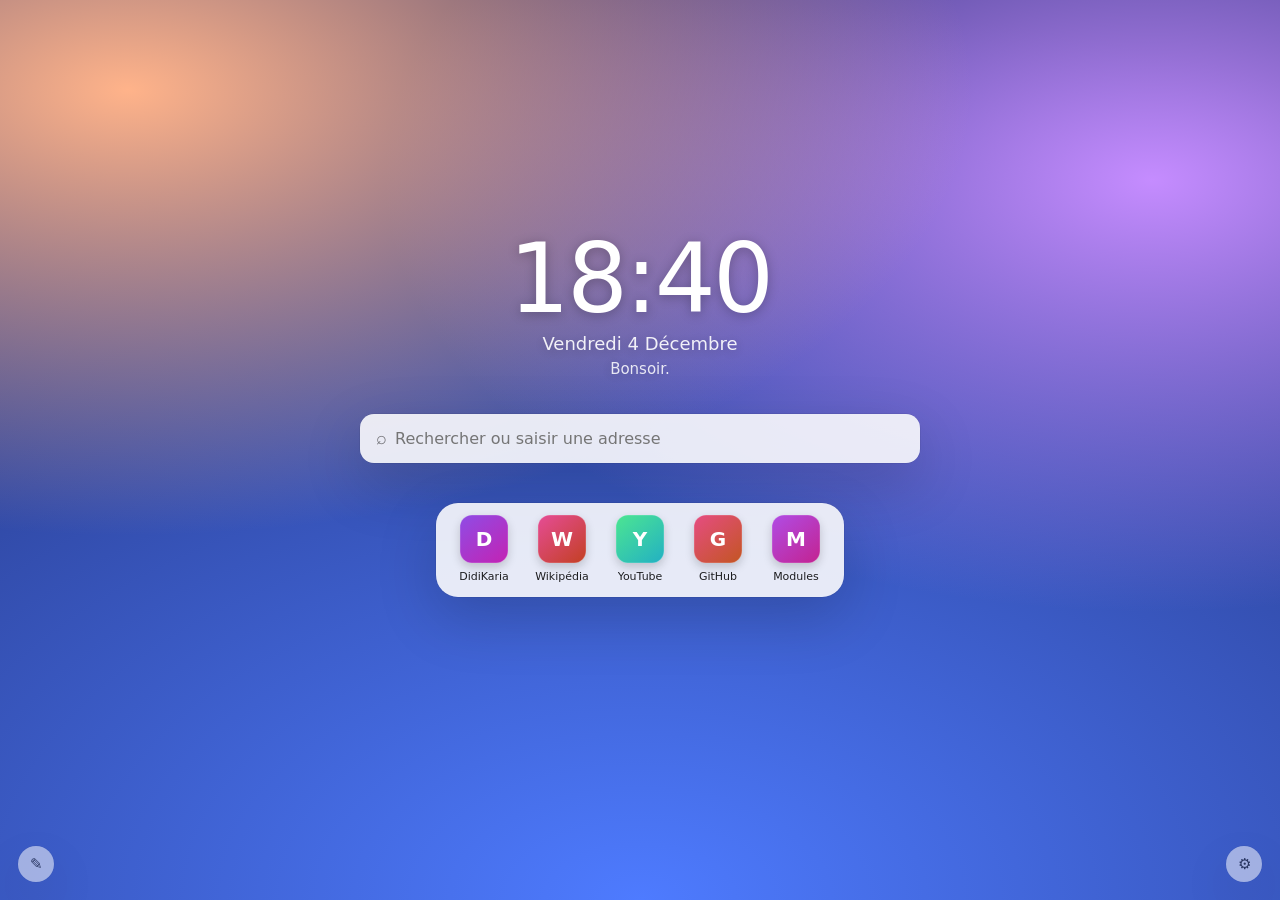
<file: extension/newtab/index.html>
<!DOCTYPE html>
<html lang="fr">
<head>
  <meta charset="utf-8">
  <meta name="viewport" content="width=device-width, initial-scale=1">
  <title>Nouvel onglet</title>
  <link rel="icon" href="../icons/icon.svg">
  <link rel="stylesheet" href="../shared/ui.css">
  <link rel="stylesheet" href="newtab.css">
</head>
<body>
  <div id="wallpaper"></div>

  <main>
    <div class="clock" id="clock"></div>
    <div class="date" id="date"></div>
    <div class="greeting" id="greeting"></div>

    <form class="search glass" id="search" role="search">
      <span class="search-icon" aria-hidden="true">⌕</span>
      <input id="q" type="text" placeholder="Rechercher ou saisir une adresse" autocomplete="off" autofocus>
    </form>

    <nav class="dock glass" id="dock" aria-label="Raccourcis"></nav>
  </main>

  <button class="corner glass" id="edit" title="Modifier les raccourcis">✎</button>
  <button class="corner glass right" id="prefs" title="Réglages" aria-haspopup="menu">⚙︎</button>
  <div class="menu glass" id="prefs-menu" role="menu" hidden>
    <button role="menuitem" id="m-settings">Réglages Nounours</button>
    <button role="menuitem" id="m-tour">Revoir le démarrage rapide</button>
    <button role="menuitem" id="m-edit">Modifier les raccourcis</button>
  </div>

  <dialog id="editor" class="glass">
    <form method="dialog">
      <h3>Raccourcis</h3>
      <p class="muted">Un raccourci par ligne : <code>Nom | https://adresse</code></p>
      <textarea id="shortcuts" rows="8" spellcheck="false"></textarea>
      <div class="actions">
        <button class="btn" value="cancel">Annuler</button>
        <button class="btn primary" value="ok" id="save-shortcuts">Enregistrer</button>
      </div>
    </form>
  </dialog>

  <script src="../shared/preview-shim.js"></script>
  <script src="../shared/settings.js"></script>
  <script src="../shared/themes.js"></script>
  <script src="newtab.js"></script>
</body>
</html>
</file>
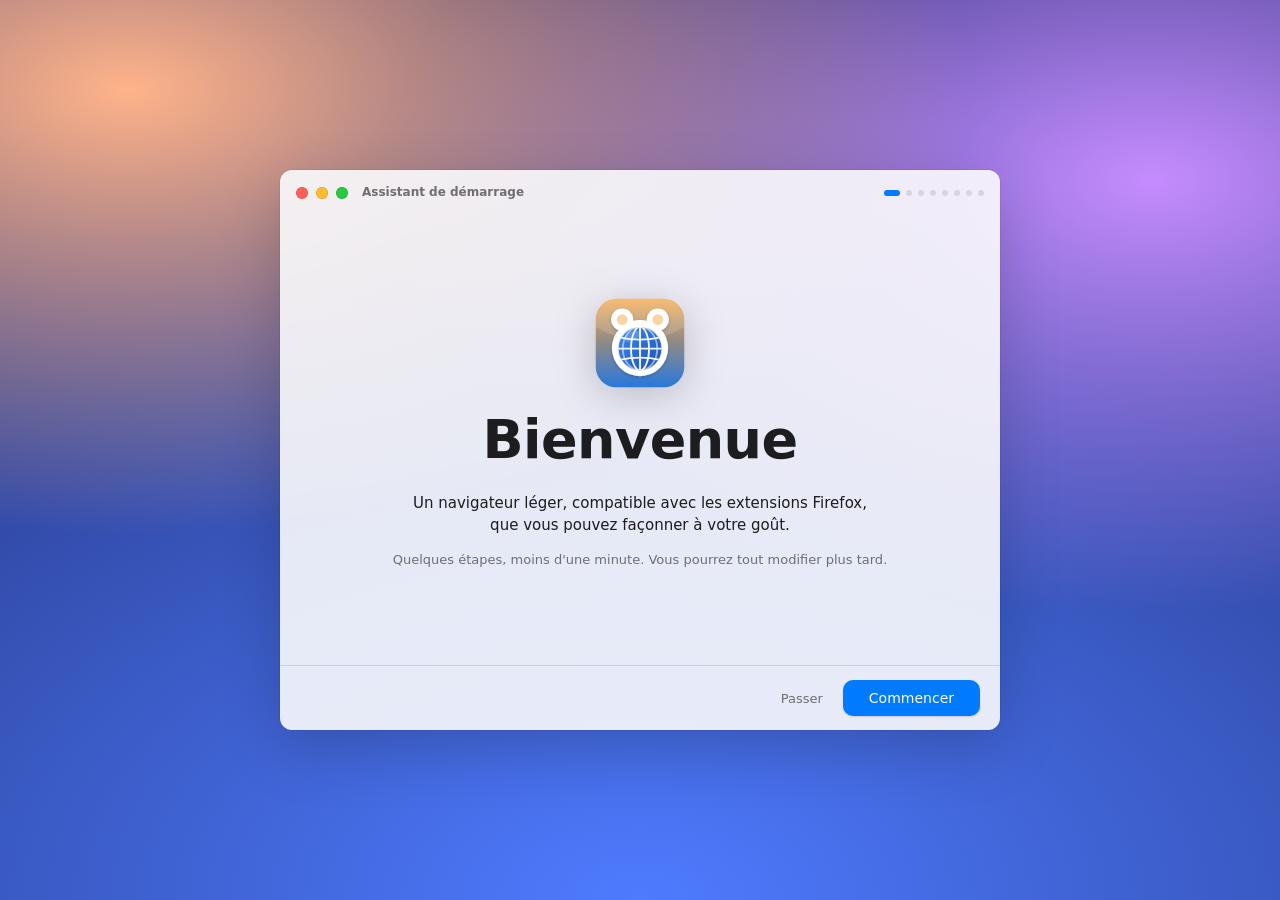
<file: extension/onboarding/index.html>
<!DOCTYPE html>
<html lang="fr">
<head>
  <meta charset="utf-8">
  <meta name="viewport" content="width=device-width, initial-scale=1">
  <title>Bienvenue dans NounoursBrowser</title>
  <link rel="icon" href="../icons/icon.svg">
  <link rel="stylesheet" href="../shared/ui.css">
  <link rel="stylesheet" href="onboarding.css">
</head>
<body>
  <div id="wallpaper" class="wp-aube"></div>

  <main class="window glass" role="dialog" aria-labelledby="title">
    <header class="window-bar">
      <div class="lights" aria-hidden="true"><i></i><i></i><i></i></div>
      <span class="window-title">Assistant de démarrage</span>
      <span class="dots" id="dots" aria-hidden="true"></span>
    </header>

    <div class="steps" id="steps">

      <!-- 0. Bonjour -->
      <section class="step hello" data-step="0">
        <img class="logo" src="../icons/icon.svg" alt="" width="96" height="96">
        <h1 id="hello-word" class="hello-word">Bienvenue</h1>
        <p class="lead">Un navigateur léger, compatible avec les extensions Firefox, que vous pouvez façonner à votre goût.</p>
        <p class="muted">Quelques étapes, moins d'une minute. Vous pourrez tout modifier plus tard.</p>
      </section>

      <!-- 1. Apparence -->
      <section class="step" data-step="1" hidden>
        <h2 id="title">Choisissez une apparence</h2>
        <p class="muted">Les changements s'appliquent en direct à tout le navigateur.</p>

        <div class="mode-cards" id="mode-cards">
          <button class="mode-card" data-mode="light"><span class="mini mini-light"></span>Clair</button>
          <button class="mode-card" data-mode="dark"><span class="mini mini-dark"></span>Sombre</button>
          <button class="mode-card" data-mode="auto"><span class="mini mini-auto"></span>Automatique</button>
        </div>

        <div class="row"><span class="label">Couleur d'accentuation</span><div class="swatches" id="accents"></div></div>
        <div class="row"><span class="label">Style</span><div class="segmented" id="presets"></div></div>
        <p class="muted small" id="preset-hint"></p>
      </section>

      <!-- 2. Mémoire -->
      <section class="step" data-step="2" hidden>
        <h2>Économie de mémoire</h2>
        <p class="muted">Les onglets que vous n'utilisez pas « s'endorment » : ils restent dans la barre, mais libèrent leur RAM. Un clic les réveille.</p>
        <div class="ram-cards" id="ram-cards">
          <button class="ram-card" data-ram="eco"><b>🌱 Éco</b><span></span></button>
          <button class="ram-card" data-ram="balanced"><b>⚖️ Équilibré</b><span></span></button>
          <button class="ram-card" data-ram="performance"><b>🚀 Performance</b><span></span></button>
        </div>
        <label class="row check"><span class="switch"><input type="checkbox" id="protect-audible"><span></span></span>Ne jamais endormir un onglet qui joue du son</label>
        <label class="row check"><span class="switch"><input type="checkbox" id="protect-pinned"><span></span></span>Ne jamais endormir les onglets épinglés</label>
      </section>

      <!-- 3. Accueil -->
      <section class="step" data-step="3" hidden>
        <h2>Votre page d'accueil</h2>
        <p class="muted">Elle s'affiche à chaque nouvel onglet : horloge, recherche et raccourcis.</p>
        <div class="row"><span class="label">Comment vous appeler&nbsp;?</span><input type="text" id="name" placeholder="Votre prénom (facultatif)" maxlength="30"></div>
        <div class="row column"><span class="label">Fond d'écran</span><div class="wallpapers" id="wallpapers"></div></div>
      </section>

      <!-- 4. Visite -->
      <section class="step" data-step="4" hidden>
        <h2>Le tour de l'interface</h2>
        <p class="muted">Cliquez sur les numéros pour découvrir chaque zone.</p>
        <div class="mock" id="mock">
          <div class="mock-tabs">
            <div class="lights" aria-hidden="true"><i></i><i></i><i></i></div>
            <div class="mock-tab active">Accueil</div>
            <div class="mock-tab">Wikipédia<button class="hotspot" data-spot="tabs">1</button></div>
            <div class="mock-tab sleeping">YouTube 💤</div>
          </div>
          <div class="mock-nav">
            <span class="mock-btn">‹</span><span class="mock-btn">›</span><span class="mock-btn">↻</span>
            <div class="mock-url">didikaria.fr<button class="hotspot" data-spot="url">2</button></div>
            <span class="mock-btn">🧸<button class="hotspot" data-spot="nounours">3</button></span>
            <span class="mock-btn">🧩<button class="hotspot" data-spot="ext">4</button></span>
            <span class="mock-btn">≡<button class="hotspot" data-spot="menu">5</button></span>
          </div>
          <div class="mock-page"></div>
        </div>
        <div class="spot-info glass-soft" id="spot-info"></div>
      </section>

      <!-- 5. Extensions -->
      <section class="step" data-step="5" hidden>
        <h2>Vos extensions Firefox fonctionnent</h2>
        <p class="muted">NounoursBrowser utilise le moteur de Firefox : toutes les extensions de addons.mozilla.org s'installent normalement.</p>
        <ul class="tips">
          <li><b>Installer :</b> ouvrez la boutique, choisissez une extension, cliquez sur « Ajouter à Firefox ».</li>
          <li><b>Gérer :</b> bouton 🧩 de la barre d'outils, ou <kbd data-mod>Ctrl</kbd>+<kbd>Maj</kbd>+<kbd>A</kbd>.</li>
          <li><b>Conseil RAM :</b> chaque extension consomme de la mémoire. Gardez seulement celles que vous utilisez vraiment.</li>
        </ul>
        <button class="btn" id="open-amo">Ouvrir la boutique d'extensions ↗</button>
      </section>

      <!-- 6. Raccourcis -->
      <section class="step" data-step="6" hidden>
        <h2>Raccourcis essentiels</h2>
        <table class="keys" id="keys"></table>
      </section>

      <!-- 7. Fin -->
      <section class="step hello" data-step="7" hidden>
        <div class="logo" aria-hidden="true">✨</div>
        <h1>Tout est prêt</h1>
        <p class="lead">Le bouton 🧸 de la barre d'outils ouvre le Centre de contrôle (thème, mémoire, veille des onglets).</p>
        <p class="muted">Pour revoir cette présentation : Réglages Nounours › « Revoir le démarrage rapide ».</p>
      </section>
    </div>

    <footer class="window-foot">
      <button class="btn" id="back" hidden>Retour</button>
      <span class="spacer"></span>
      <button class="link-btn" id="skip">Passer</button>
      <button class="btn primary large" id="next">Commencer</button>
    </footer>
  </main>

  <script src="../shared/preview-shim.js"></script>
  <script src="../shared/settings.js"></script>
  <script src="../shared/themes.js"></script>
  <script src="onboarding.js"></script>
</body>
</html>
</file>
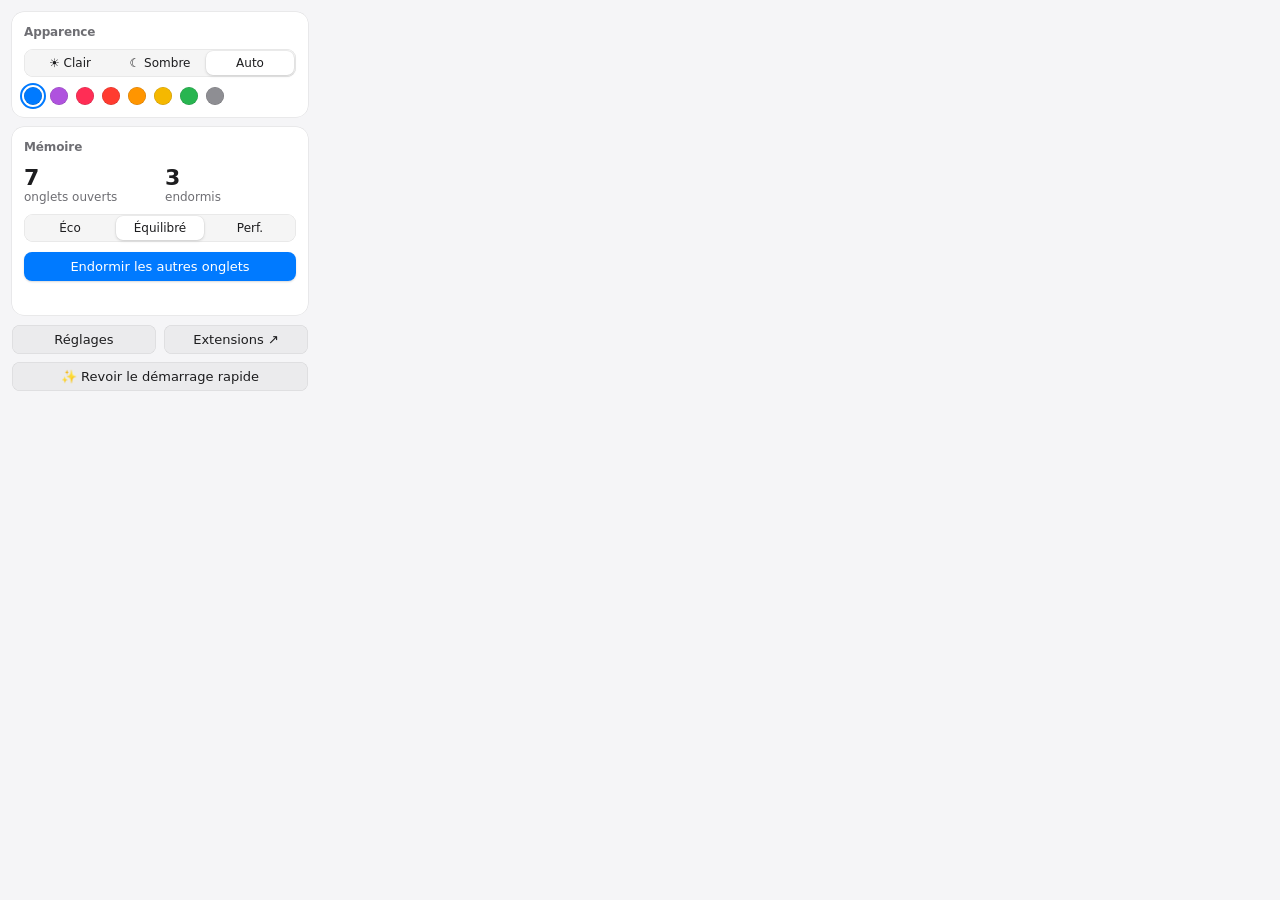
<file: extension/popup/index.html>
<!DOCTYPE html>
<html lang="fr">
<head>
  <meta charset="utf-8">
  <link rel="stylesheet" href="../shared/ui.css">
  <style>
    body { width: 320px; padding: 12px; background: var(--bg); }
    .card { background: var(--surface-solid); border-radius: 12px; padding: 12px; margin-bottom: 10px; box-shadow: 0 0 0 .5px var(--sep); }
    .card h3 { font-size: 12px; color: var(--muted); font-weight: 600; margin-bottom: 8px; }
    .grid { display: grid; grid-template-columns: 1fr 1fr; gap: 10px; }
    .big { font: 600 22px var(--font-display); }
    .big small { font: 12px var(--font); color: var(--muted); display: block; }
    .segmented { display: flex; }
    .segmented button { flex: 1; padding: 5px 4px; }
    .swatches { gap: 8px; margin-top: 10px; }
    .swatch { width: 18px; height: 18px; }
    .btn { width: 100%; }
    .row { display: flex; gap: 8px; }
    .row .btn { flex: 1; }
    #toast { font-size: 12px; color: var(--muted); text-align: center; min-height: 16px; margin-top: 6px; }
  </style>
</head>
<body>
  <div class="card">
    <h3>Apparence</h3>
    <div class="segmented" id="mode">
      <button data-mode="light">☀︎ Clair</button>
      <button data-mode="dark">☾ Sombre</button>
      <button data-mode="auto">Auto</button>
    </div>
    <div class="swatches" id="accents"></div>
  </div>

  <div class="card">
    <h3>Mémoire</h3>
    <div class="grid">
      <div class="big"><span id="open">–</span><small>onglets ouverts</small></div>
      <div class="big"><span id="sleeping">–</span><small>endormis</small></div>
    </div>
    <div class="segmented" id="ram" style="margin:10px 0">
      <button data-ram="eco">Éco</button>
      <button data-ram="balanced">Équilibré</button>
      <button data-ram="performance">Perf.</button>
    </div>
    <button class="btn primary" id="sleep">Endormir les autres onglets</button>
    <div id="toast"></div>
  </div>

  <div class="row">
    <button class="btn" id="settings">Réglages</button>
    <button class="btn" id="amo">Extensions ↗</button>
  </div>
  <button class="btn" id="tour" style="margin-top:8px">✨ Revoir le démarrage rapide</button>

  <script src="../shared/preview-shim.js"></script>
  <script src="../shared/settings.js"></script>
  <script src="../shared/themes.js"></script>
  <script src="popup.js"></script>
</body>
</html>
</file>
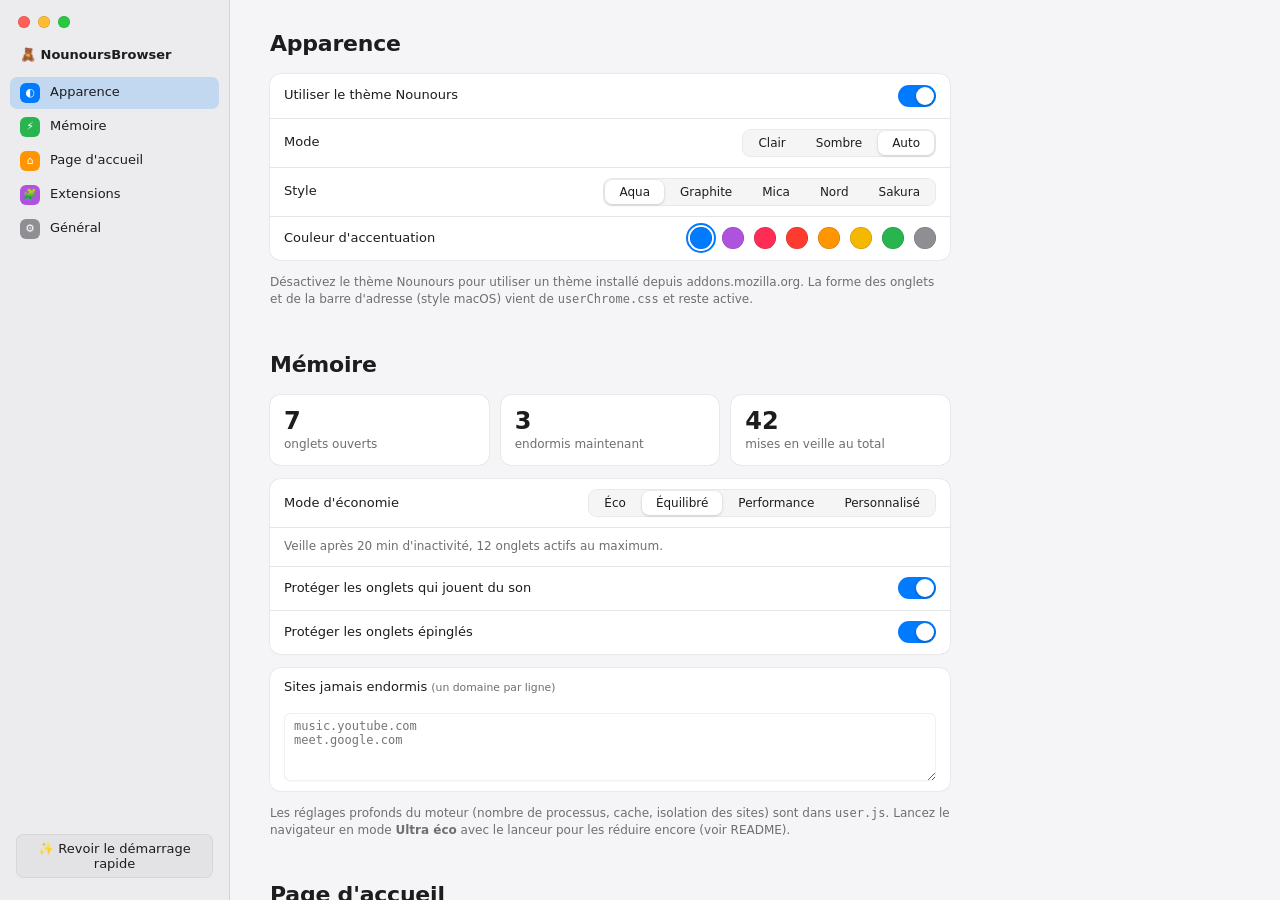
<file: extension/settings/index.html>
<!DOCTYPE html>
<html lang="fr">
<head>
  <meta charset="utf-8">
  <meta name="viewport" content="width=device-width, initial-scale=1">
  <title>Réglages Nounours</title>
  <link rel="icon" href="../icons/icon.svg">
  <link rel="stylesheet" href="../shared/ui.css">
  <link rel="stylesheet" href="settings.css">
</head>
<body>
  <div class="layout">
    <aside class="sidebar">
      <div class="lights" aria-hidden="true"><i></i><i></i><i></i></div>
      <div class="brand">🧸 NounoursBrowser</div>
      <nav id="nav">
        <a href="#apparence" class="active"><span class="ico" style="background:#007AFF">◐</span>Apparence</a>
        <a href="#memoire"><span class="ico" style="background:#28B550">⚡︎</span>Mémoire</a>
        <a href="#accueil"><span class="ico" style="background:#FF9500">⌂</span>Page d'accueil</a>
        <a href="#extensions"><span class="ico" style="background:#AF52DE">🧩</span>Extensions</a>
        <a href="#general"><span class="ico" style="background:#8E8E93">⚙︎</span>Général</a>
      </nav>
      <button class="btn tour" id="replay-side">✨ Revoir le démarrage rapide</button>
    </aside>

    <main class="content">
      <section id="apparence">
        <h1>Apparence</h1>
        <div class="group">
          <div class="item"><span>Utiliser le thème Nounours</span><label class="switch"><input type="checkbox" id="theme-enabled"><span></span></label></div>
          <div class="item"><span>Mode</span>
            <div class="segmented" id="theme-mode"><button data-v="light">Clair</button><button data-v="dark">Sombre</button><button data-v="auto">Auto</button></div></div>
          <div class="item"><span>Style</span><div class="segmented" id="theme-preset"></div></div>
          <div class="item"><span>Couleur d'accentuation</span><div class="swatches" id="theme-accent"></div></div>
        </div>
        <p class="note">Désactivez le thème Nounours pour utiliser un thème installé depuis addons.mozilla.org. La forme des onglets et de la barre d'adresse (style macOS) vient de <code>userChrome.css</code> et reste active.</p>
      </section>

      <section id="memoire">
        <h1>Mémoire</h1>
        <div class="stats">
          <div><b id="st-open">–</b><span>onglets ouverts</span></div>
          <div><b id="st-sleep">–</b><span>endormis maintenant</span></div>
          <div><b id="st-total">–</b><span>mises en veille au total</span></div>
        </div>
        <div class="group">
          <div class="item"><span>Mode d'économie</span>
            <div class="segmented" id="ram-mode"><button data-v="eco">Éco</button><button data-v="balanced">Équilibré</button><button data-v="performance">Performance</button><button data-v="custom">Personnalisé</button></div></div>
          <div class="item sub" id="ram-desc"></div>
          <div class="item custom"><span>Endormir après (minutes, 0 = jamais)</span><input type="number" id="ram-idle" min="0" max="1440"></div>
          <div class="item custom"><span>Onglets actifs au maximum (0 = illimité)</span><input type="number" id="ram-max" min="0" max="200"></div>
          <div class="item"><span>Protéger les onglets qui jouent du son</span><label class="switch"><input type="checkbox" id="ram-audible"><span></span></label></div>
          <div class="item"><span>Protéger les onglets épinglés</span><label class="switch"><input type="checkbox" id="ram-pinned"><span></span></label></div>
        </div>
        <div class="group">
          <div class="item col"><span>Sites jamais endormis <small class="muted">(un domaine par ligne)</small></span>
            <textarea id="ram-white" rows="4" placeholder="music.youtube.com&#10;meet.google.com" spellcheck="false"></textarea></div>
        </div>
        <p class="note">Les réglages profonds du moteur (nombre de processus, cache, isolation des sites) sont dans <code>user.js</code>. Lancez le navigateur en mode <b>Ultra éco</b> avec le lanceur pour les réduire encore (voir README).</p>
      </section>

      <section id="accueil">
        <h1>Page d'accueil</h1>
        <div class="group">
          <div class="item"><span>Votre prénom</span><input type="text" id="nt-name" maxlength="30" placeholder="Facultatif"></div>
          <div class="item"><span>Afficher l'horloge</span><label class="switch"><input type="checkbox" id="nt-clock"><span></span></label></div>
          <div class="item"><span>Afficher le message d'accueil</span><label class="switch"><input type="checkbox" id="nt-greet"><span></span></label></div>
          <div class="item col"><span>Fond d'écran</span><div class="wallpapers" id="nt-wp"></div></div>
        </div>
      </section>

      <section id="extensions">
        <h1>Extensions</h1>
        <div class="group">
          <div class="item"><span>Toutes les extensions Firefox sont compatibles.</span><button class="btn" id="amo">Ouvrir la boutique ↗</button></div>
          <div class="item"><span>Gérer les extensions installées</span><span class="muted">Menu ≡ › Extensions et thèmes</span></div>
        </div>
      </section>

      <section id="general">
        <h1>Général</h1>
        <div class="group">
          <div class="item"><span>Revoir le démarrage rapide</span><button class="btn" id="replay">Lancer</button></div>
          <div class="item"><span>Exporter mes réglages</span><button class="btn" id="export">Exporter…</button></div>
          <div class="item"><span>Importer des réglages</span><button class="btn" id="import">Importer…</button><input type="file" id="import-file" accept="application/json" hidden></div>
          <div class="item"><span>Réinitialiser</span><button class="btn danger" id="reset">Tout réinitialiser</button></div>
        </div>
        <p class="note">NounoursBrowser 1.0 — basé sur le moteur Gecko de Firefox. NounoursCorp.</p>
      </section>
    </main>
  </div>

  <script src="../shared/preview-shim.js"></script>
  <script src="../shared/settings.js"></script>
  <script src="../shared/themes.js"></script>
  <script src="settings.js"></script>
</body>
</html>
</file>
<file: extension/shared/ui.css>
/* Composants visuels partagés — esprit macOS */
:root {
  --accent: #007AFF;
  --bg: #F5F5F7;
  --surface: rgba(250, 250, 252, .9);
  --surface-solid: #FFFFFF;
  --surface-2: rgba(0, 0, 0, .04);
  --text: #1D1D1F;
  --muted: #6E6E73;
  --sep: rgba(0, 0, 0, .1);
  --shadow: 0 20px 60px rgba(0, 0, 0, .18), 0 0 0 .5px rgba(0, 0, 0, .12);
  --radius: 12px;
  --font: -apple-system, BlinkMacSystemFont, "SF Pro Text", "Segoe UI Variable Text", "Segoe UI", "Cantarell", system-ui, sans-serif;
  --font-display: -apple-system, BlinkMacSystemFont, "SF Pro Display", "Segoe UI Variable Display", "Segoe UI", system-ui, sans-serif;
  color-scheme: light;
}
:root[data-scheme="dark"] {
  --bg: #1C1C1E;
  --surface: rgba(36, 36, 39, .9);
  --surface-solid: #2C2C2E;
  --surface-2: rgba(255, 255, 255, .06);
  --text: #F5F5F7;
  --muted: #98989D;
  --sep: rgba(255, 255, 255, .1);
  --shadow: 0 20px 60px rgba(0, 0, 0, .5), 0 0 0 .5px rgba(255, 255, 255, .12);
  color-scheme: dark;
}
* { box-sizing: border-box; }
[hidden] { display: none !important; }
html, body { margin: 0; }
body {
  font: 13px/1.45 var(--font);
  color: var(--text);
  background: var(--bg);
  -webkit-font-smoothing: antialiased;
}
h1, h2, h3 { font-family: var(--font-display); letter-spacing: -.01em; margin: 0; }
a { color: var(--accent); text-decoration: none; }
a:hover { text-decoration: underline; }
.muted { color: var(--muted); }

/* Pas de backdrop-filter : un flou d'arrière-plan oblige le moteur à garder des copies de l'écran
   en mémoire graphique. Un fond presque opaque donne le même rendu, bien plus léger. */
.glass {
  background: var(--surface);
  border-radius: var(--radius);
  box-shadow: var(--shadow);
}

/* Boutons */
.btn {
  appearance: none; border: 0; cursor: pointer;
  font: 500 13px var(--font);
  padding: 7px 16px; border-radius: 8px;
  background: var(--surface-2); color: var(--text);
  box-shadow: inset 0 0 0 .5px var(--sep);
  transition: filter .12s, transform .06s;
}
.btn:hover { filter: brightness(.96); }
:root[data-scheme="dark"] .btn:hover { filter: brightness(1.15); }
.btn:active { transform: scale(.98); }
.btn.primary { background: var(--accent); color: #fff; box-shadow: 0 1px 2px rgba(0,0,0,.15); }
.btn.large { padding: 10px 26px; font-size: 14px; border-radius: 10px; }
.btn:focus-visible, input:focus-visible, select:focus-visible { outline: 3px solid color-mix(in srgb, var(--accent) 45%, transparent); outline-offset: 1px; }

/* Contrôle segmenté */
.segmented {
  display: inline-flex; padding: 2px; gap: 2px;
  background: var(--surface-2); border-radius: 9px;
  box-shadow: inset 0 0 0 .5px var(--sep);
}
.segmented button {
  appearance: none; border: 0; background: transparent; color: var(--text);
  font: 500 12px var(--font); padding: 5px 14px; border-radius: 7px; cursor: pointer;
}
.segmented button[aria-pressed="true"] {
  background: var(--surface-solid);
  box-shadow: 0 1px 3px rgba(0,0,0,.15), 0 0 0 .5px rgba(0,0,0,.05);
}

/* Interrupteur */
.switch { position: relative; width: 38px; height: 22px; flex: none; }
.switch input { opacity: 0; width: 100%; height: 100%; margin: 0; position: absolute; cursor: pointer; z-index: 1; }
.switch span { position: absolute; inset: 0; border-radius: 22px; background: color-mix(in srgb, var(--muted) 35%, transparent); transition: background .2s; }
.switch span::after { content: ""; position: absolute; top: 2px; left: 2px; width: 18px; height: 18px; border-radius: 50%; background: #fff; box-shadow: 0 1px 3px rgba(0,0,0,.3); transition: transform .2s; }
.switch input:checked + span { background: var(--accent); }
.switch input:checked + span::after { transform: translateX(16px); }

/* Pastilles de couleur d'accent */
.swatches { display: flex; gap: 10px; flex-wrap: wrap; }
.swatch {
  width: 22px; height: 22px; border-radius: 50%; border: 0; cursor: pointer;
  box-shadow: inset 0 0 0 .5px rgba(0,0,0,.2);
}
.swatch[aria-pressed="true"] { outline: 2px solid var(--swatch); outline-offset: 2px; }

/* Champs */
input[type="text"], input[type="url"], input[type="number"], select, textarea {
  font: 13px var(--font); color: var(--text);
  background: var(--surface-solid); border: 0; border-radius: 7px;
  padding: 6px 10px; box-shadow: inset 0 0 0 .5px var(--sep), 0 .5px 1px rgba(0,0,0,.05);
}

/* Feux tricolores décoratifs */
.lights { display: flex; gap: 8px; }
.lights i { width: 12px; height: 12px; border-radius: 50%; display: block; box-shadow: inset 0 0 0 .5px rgba(0,0,0,.2); }
.lights i:nth-child(1) { background: #FF5F57; }
.lights i:nth-child(2) { background: #FEBC2E; }
.lights i:nth-child(3) { background: #28C840; }

/* Fonds d'écran (dégradés originaux) */
.wp-aube     { background: radial-gradient(120% 90% at 10% 10%, #FFB38A 0%, transparent 55%), radial-gradient(100% 80% at 90% 20%, #C58CFF 0%, transparent 60%), radial-gradient(120% 100% at 50% 100%, #4E7BFF 0%, #1E2A6E 100%); }
.wp-lagon    { background: radial-gradient(110% 90% at 0% 0%, #7BF2D8 0%, transparent 55%), radial-gradient(110% 90% at 100% 30%, #3AA7FF 0%, transparent 60%), linear-gradient(180deg, #1172C9, #06294F); }
.wp-foret    { background: radial-gradient(100% 80% at 20% 10%, #CDEB8B 0%, transparent 55%), radial-gradient(120% 90% at 90% 60%, #2FA36B 0%, transparent 60%), linear-gradient(180deg, #1F6B4A, #0B2A1F); }
.wp-crepuscule { background: radial-gradient(120% 80% at 80% 0%, #FF7A90 0%, transparent 55%), radial-gradient(100% 90% at 0% 70%, #7B4DFF 0%, transparent 60%), linear-gradient(180deg, #3A1C63, #120A24); }
.wp-graphite { background: radial-gradient(120% 90% at 30% 0%, #8A8A95 0%, transparent 60%), linear-gradient(180deg, #3B3B42, #141418); }
.wp-uni      { background: var(--bg); }
</file>
<file: extension/newtab/newtab.css>
html, body { height: 100%; overflow: hidden; }
#wallpaper { position: fixed; inset: 0; z-index: -1; }
main {
  height: 100%; display: flex; flex-direction: column; align-items: center; justify-content: center;
  gap: 6px; padding-bottom: 8vh; color: #fff; text-shadow: 0 2px 12px rgba(0,0,0,.25);
}
body.plain main { color: var(--text); text-shadow: none; }
.clock { font: 200 96px/1 var(--font-display); letter-spacing: -.03em; font-variant-numeric: tabular-nums; }
.date { font: 500 18px var(--font-display); opacity: .9; text-transform: capitalize; }
.greeting { font: 400 15px var(--font); opacity: .85; min-height: 22px; margin-bottom: 26px; }

.search {
  width: min(560px, 88vw); display: flex; align-items: center; gap: 8px;
  padding: 4px 16px; border-radius: 14px; text-shadow: none;
}
.search-icon { font-size: 18px; color: var(--muted); }
.search input {
  flex: 1; border: 0; background: transparent; box-shadow: none; color: var(--text);
  font: 16px var(--font); padding: 11px 0; outline: none;
}

.dock {
  margin-top: 34px; display: flex; gap: 14px; padding: 12px 16px; border-radius: 22px; text-shadow: none;
}
.dock a {
  display: flex; flex-direction: column; align-items: center; gap: 6px; width: 64px;
  color: var(--text); font-size: 11px; text-decoration: none;
  transition: transform .18s cubic-bezier(.3, 1.6, .5, 1);
}
.dock a:hover { transform: translateY(-6px) scale(1.08); }
.dock a span:last-child { max-width: 64px; overflow: hidden; text-overflow: ellipsis; white-space: nowrap; }
.tile {
  width: 48px; height: 48px; border-radius: 12px; display: grid; place-items: center;
  font: 700 20px var(--font-display); color: #fff;
  box-shadow: 0 4px 10px rgba(0,0,0,.18), inset 0 0 0 .5px rgba(255,255,255,.25);
}

.corner {
  position: fixed; bottom: 18px; left: 18px; width: 36px; height: 36px; border: 0; border-radius: 50%;
  cursor: pointer; color: var(--text); font-size: 15px; opacity: .6; transition: opacity .15s;
}
.corner.right { left: auto; right: 18px; }
.corner:hover { opacity: 1; }

dialog { border: 0; color: var(--text); padding: 20px; width: min(460px, 90vw); }
dialog::backdrop { background: rgba(0,0,0,.35); }
dialog h3 { margin-bottom: 4px; }
dialog textarea { width: 100%; font-family: ui-monospace, "SF Mono", Consolas, monospace; font-size: 12px; resize: vertical; }
dialog .actions { display: flex; justify-content: flex-end; gap: 8px; margin-top: 12px; }

.menu {
  position: fixed; right: 18px; bottom: 62px; min-width: 230px; padding: 5px; border-radius: 12px;
  display: flex; flex-direction: column; text-shadow: none; animation: menu-in .14s ease-out;
}
.menu[hidden] { display: none; }
.menu button {
  appearance: none; border: 0; background: none; color: var(--text); text-align: left;
  font: 13px var(--font); padding: 7px 12px; border-radius: 7px; cursor: pointer;
}
.menu button:hover { background: var(--accent); color: #fff; }
@keyframes menu-in { from { opacity: 0; transform: translateY(6px) scale(.98); } }
</file>
<file: extension/onboarding/onboarding.css>
html, body { height: 100%; }
body { display: grid; place-items: center; overflow: hidden; background: #000; }
#wallpaper { position: fixed; inset: 0; transition: opacity .6s; }
#wallpaper.wp-uni { background: var(--bg); }

.window {
  position: relative;
  width: min(720px, 94vw);
  height: min(560px, 92vh);
  display: flex; flex-direction: column;
  animation: pop .5s cubic-bezier(.2, .9, .3, 1.2);
}
@keyframes pop { from { opacity: 0; transform: scale(.94) translateY(12px); } }

.window-bar { display: flex; align-items: center; gap: 14px; padding: 14px 16px 0; }
.window-title { font-weight: 600; font-size: 12px; color: var(--muted); }
.dots { margin-left: auto; display: flex; gap: 6px; }
.dots i { width: 6px; height: 6px; border-radius: 50%; background: var(--sep); transition: background .2s, width .2s; }
.dots i.on { background: var(--accent); width: 16px; border-radius: 3px; }

.steps { flex: 1; position: relative; overflow: hidden; }
.step { position: absolute; inset: 0; padding: 26px 44px 10px; overflow-y: auto; animation: slide .35s ease; }
.step.back { animation-name: slide-back; }
@keyframes slide { from { opacity: 0; transform: translateX(30px); } }
@keyframes slide-back { from { opacity: 0; transform: translateX(-30px); } }
.step h2 { font-size: 24px; margin-bottom: 6px; }
.step > .muted { margin: 0 0 18px; }
.small { font-size: 12px; }

.step[hidden], [hidden] { display: none !important; }
.hello { display: flex; flex-direction: column; align-items: center; justify-content: center; text-align: center; gap: 10px; }
.logo { font-size: 64px; filter: drop-shadow(0 8px 20px rgba(0,0,0,.2)); }
.hello-word { font-size: 54px; font-weight: 700; transition: opacity .5s, transform .5s; }
.hello-word.fade { opacity: 0; transform: translateY(8px); }
.lead { font-size: 15px; max-width: 480px; margin: 4px 0; }

.row { display: flex; align-items: center; gap: 14px; margin: 14px 0; }
.row.column { flex-direction: column; align-items: flex-start; }
.row .label { min-width: 170px; font-weight: 500; }
.row.check { cursor: pointer; margin: 10px 0; }
.row input[type="text"] { flex: 1; max-width: 280px; }

.mode-cards { display: flex; gap: 16px; margin-bottom: 8px; }
.mode-card, .ram-card {
  appearance: none; border: 0; cursor: pointer; color: var(--text); font: 500 13px var(--font);
  background: var(--surface-2); border-radius: 12px; padding: 12px;
  box-shadow: inset 0 0 0 1px var(--sep); transition: box-shadow .15s, transform .1s;
}
.mode-card { display: flex; flex-direction: column; align-items: center; gap: 8px; flex: 1; }
.mode-card[aria-pressed="true"], .ram-card[aria-pressed="true"] { box-shadow: inset 0 0 0 2px var(--accent); }
.mode-card:active, .ram-card:active { transform: scale(.98); }
.mini { width: 100%; height: 74px; border-radius: 8px; display: block; position: relative; overflow: hidden; }
.mini::before { content: ""; position: absolute; left: 0; right: 0; top: 0; height: 16px; }
.mini::after { content: ""; position: absolute; left: 30%; right: 30%; top: 22px; height: 8px; border-radius: 4px; }
.mini-light { background: #fff; } .mini-light::before { background: #E6E6E9; } .mini-light::after { background: #E9E9EC; }
.mini-dark { background: #2A2A2D; } .mini-dark::before { background: #1C1C1E; } .mini-dark::after { background: #3A3A3D; }
.mini-auto { background: linear-gradient(90deg, #fff 50%, #2A2A2D 50%); }
.mini-auto::before { background: linear-gradient(90deg, #E6E6E9 50%, #1C1C1E 50%); }
.mini-auto::after { background: linear-gradient(90deg, #E9E9EC 50%, #3A3A3D 50%); }

.ram-cards { display: grid; grid-template-columns: repeat(3, 1fr); gap: 12px; margin-bottom: 14px; }
.ram-card { text-align: left; display: flex; flex-direction: column; gap: 6px; padding: 14px; }
.ram-card b { font-size: 14px; }
.ram-card span { color: var(--muted); font-size: 12px; line-height: 1.4; }

.wallpapers { display: flex; gap: 12px; flex-wrap: wrap; }
.wallpapers button {
  width: 92px; height: 60px; border-radius: 10px; border: 0; cursor: pointer;
  box-shadow: inset 0 0 0 .5px rgba(0,0,0,.2);
  position: relative; color: #fff; font: 500 11px var(--font); text-shadow: 0 1px 2px rgba(0,0,0,.5);
  display: flex; align-items: flex-end; padding: 6px;
}
.wallpapers button.wp-uni { color: var(--text); text-shadow: none; box-shadow: inset 0 0 0 1px var(--sep); }
.wallpapers button[aria-pressed="true"] { outline: 3px solid var(--accent); outline-offset: 2px; }

/* Maquette de navigateur */
.mock { position: relative; border-radius: 10px; overflow: hidden; box-shadow: 0 0 0 .5px var(--sep), 0 8px 24px rgba(0,0,0,.12); }
.mock-tabs { display: flex; align-items: center; gap: 4px; padding: 8px 10px 4px; background: color-mix(in srgb, var(--text) 8%, var(--surface-solid)); }
.mock-tabs .lights { margin-right: 10px; }
.mock-tab { font-size: 11px; padding: 4px 14px; border-radius: 6px; color: var(--muted); }
.mock-tab.active { background: var(--surface-solid); color: var(--text); box-shadow: 0 1px 2px rgba(0,0,0,.12); }
.mock-tab.sleeping { font-style: italic; opacity: .55; }
.mock-nav { display: flex; align-items: center; gap: 6px; padding: 6px 10px 8px; background: var(--surface-solid); border-bottom: 1px solid var(--sep); }
.mock-btn { width: 24px; text-align: center; font-size: 13px; color: var(--muted); }
.mock-url { flex: 1; text-align: center; font-size: 11px; padding: 4px; border-radius: 6px; background: var(--surface-2); margin: 0 8px; }
.mock-page { height: 90px; background: linear-gradient(180deg, var(--surface-2), transparent); }
.mock-tab, .mock-url, .mock-btn { position: relative; }
.mock-tabs, .mock-nav { padding-top: 14px !important; }
.hotspot {
  position: absolute; top: -11px; right: -9px; z-index: 2; width: 18px; height: 18px; padding: 0; line-height: 18px; border-radius: 50%; border: 0; cursor: pointer;
  background: var(--accent); color: #fff; font: 700 10px var(--font);
  box-shadow: 0 0 0 0 color-mix(in srgb, var(--accent) 60%, transparent);
  animation: pulse 1.8s 3;
}
.hotspot[aria-pressed="true"] { animation: none; transform: scale(1.15); }
@keyframes pulse { 70% { box-shadow: 0 0 0 9px transparent; } 100% { box-shadow: 0 0 0 0 transparent; } }
.glass-soft { background: var(--surface-2); border-radius: 10px; box-shadow: inset 0 0 0 .5px var(--sep); }
.spot-info { margin-top: 14px; padding: 12px 14px; min-height: 62px; }
.spot-info b { display: block; margin-bottom: 2px; }

.tips { padding-left: 18px; margin: 0 0 18px; }
.tips li { margin-bottom: 8px; }
kbd {
  font: 500 11px var(--font); padding: 1px 6px; border-radius: 5px;
  background: var(--surface-solid); box-shadow: inset 0 0 0 .5px var(--sep), 0 1px 0 var(--sep);
}
.keys { width: 100%; border-collapse: collapse; }
.keys td { padding: 7px 4px; border-bottom: 1px solid var(--sep); }
.keys td:last-child { text-align: right; white-space: nowrap; }

.window-foot { display: flex; align-items: center; gap: 10px; padding: 14px 20px; border-top: 1px solid var(--sep); }
.spacer { flex: 1; }
.link-btn { appearance: none; border: 0; background: none; color: var(--muted); font: 13px var(--font); cursor: pointer; padding: 6px 10px; }
.link-btn:hover { color: var(--text); }

@media (prefers-reduced-motion: reduce) { *, *::before { animation: none !important; transition: none !important; } }
</file>
<file: extension/settings/settings.css>
html, body { height: 100%; }
.layout { display: flex; height: 100%; }
.sidebar {
  width: 230px; flex: none; padding: 16px 10px; display: flex; flex-direction: column;
  background: color-mix(in srgb, var(--text) 4%, var(--bg));
  border-right: 1px solid var(--sep);
}
.sidebar .lights { padding: 0 8px 18px; }
.brand { font-weight: 600; padding: 0 10px 12px; }
.sidebar nav a {
  display: flex; align-items: center; gap: 10px; padding: 6px 10px; border-radius: 7px;
  color: var(--text); text-decoration: none; margin-bottom: 2px;
}
.sidebar nav a:hover { background: var(--surface-2); }
.sidebar nav a.active { background: color-mix(in srgb, var(--accent) 18%, transparent); }
.ico { width: 20px; height: 20px; border-radius: 6px; display: grid; place-items: center; color: #fff; font-size: 11px; }

.content { flex: 1; overflow-y: auto; padding: 28px 40px 80px; scroll-behavior: smooth; }
.content section { max-width: 680px; margin-bottom: 40px; scroll-margin-top: 20px; }
.content h1 { font-size: 22px; margin-bottom: 14px; }
.group { background: var(--surface-solid); border-radius: 10px; box-shadow: 0 0 0 .5px var(--sep); margin-bottom: 14px; }
.item { display: flex; align-items: center; justify-content: space-between; gap: 16px; padding: 10px 14px; border-top: 1px solid var(--sep); min-height: 44px; }
.item:first-child { border-top: 0; }
.item.col { flex-direction: column; align-items: stretch; }
.item.sub { color: var(--muted); font-size: 12px; min-height: 0; }
.item input[type="number"] { width: 80px; }
.item textarea { width: 100%; font-family: ui-monospace, "SF Mono", Consolas, monospace; font-size: 12px; }
.note { color: var(--muted); font-size: 12px; }
.btn.danger { color: #FF3B30; }

.stats { display: grid; grid-template-columns: repeat(3, 1fr); gap: 12px; margin-bottom: 14px; }
.stats div { background: var(--surface-solid); border-radius: 10px; padding: 12px 14px; box-shadow: 0 0 0 .5px var(--sep); }
.stats b { display: block; font: 600 24px var(--font-display); }
.stats span { color: var(--muted); font-size: 12px; }

.wallpapers { display: flex; gap: 10px; flex-wrap: wrap; }
.wallpapers button {
  width: 86px; height: 54px; border-radius: 8px; border: 0; cursor: pointer; color: #fff;
  font: 500 11px var(--font); text-shadow: 0 1px 2px rgba(0,0,0,.5); display: flex; align-items: flex-end; padding: 5px;
  box-shadow: inset 0 0 0 .5px rgba(0,0,0,.2);
}
.wallpapers button.wp-uni { color: var(--text); text-shadow: none; box-shadow: inset 0 0 0 1px var(--sep); }
.wallpapers button[aria-pressed="true"] { outline: 3px solid var(--accent); outline-offset: 2px; }

@media (max-width: 720px) { .sidebar { display: none; } .content { padding: 20px; } }
.sidebar .tour { margin: auto 6px 6px; }
</file>
